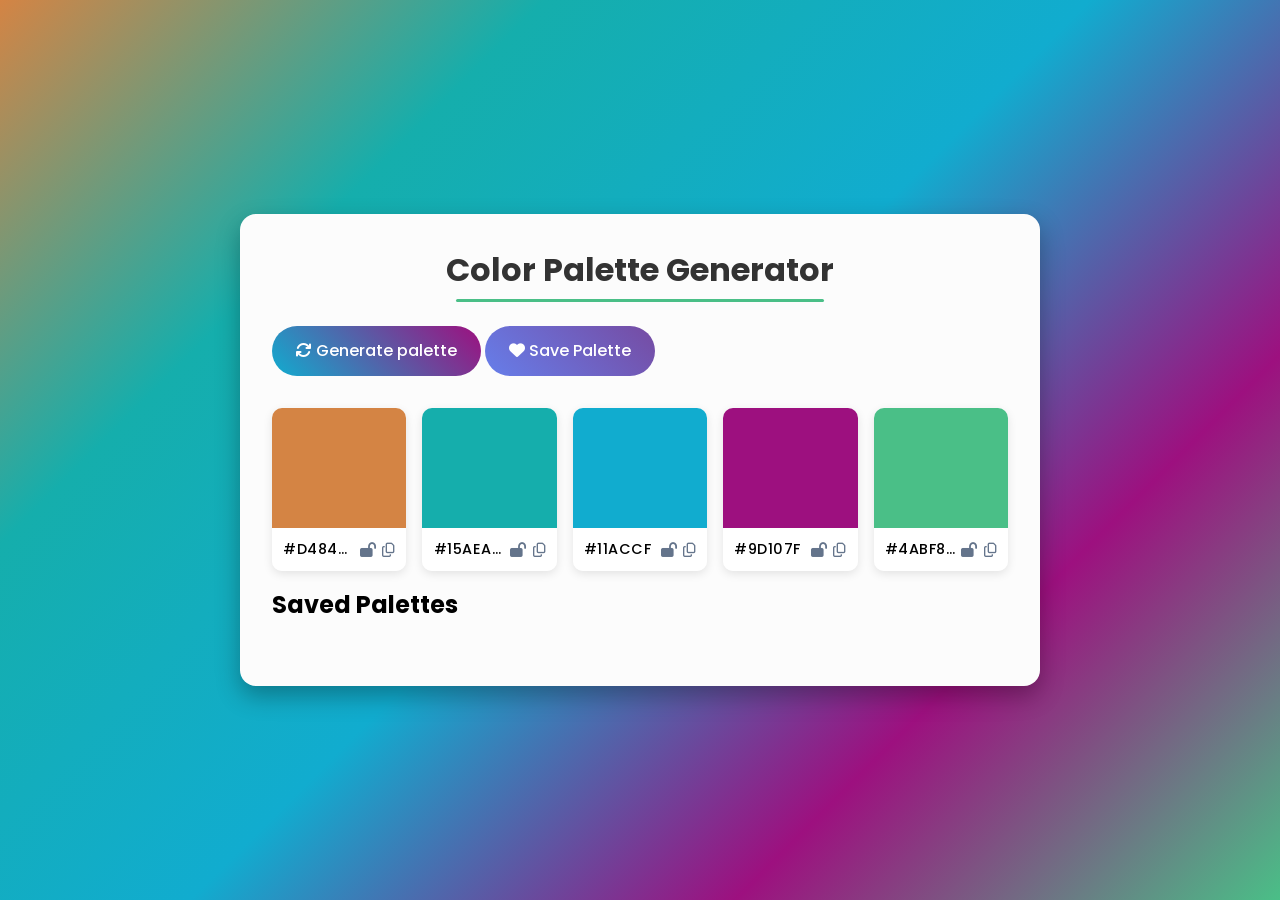
<file: index.html>
<!DOCTYPE html>
<html lang="en">
<head>
    <meta charset="UTF-8">
    <meta name="viewport" content="width=device-width, initial-scale=1.0">
    <title>Color palette Generator</title>
    <link rel="stylesheet"
href="https://cdnjs.cloudflare.com/ajax/libs/font-awesome/6.7.2/css/all.min.css">
    <link rel="stylesheet" href="style.css">
</head>
<body>
    <div class="container">
        <h1>Color Palette Generator</h1>
        <button id="generate-btn">
            <i class="fa-solid fa-arrows-rotate"></i>
            Generate palette
        </button>
        <button id="save-btn">
            <i class="fas fa-heart"></i>
            Save Palette
        </button>

        <div class="palette-container">
            <!-- Color Box 1 -->
            <div class="color-box">
                <div class="color" style="background-color: #fdf4f4"></div>
                <div class="color-info">
                    <span class="hex-value">#fdf4f4</span>
                    <i class="fas fa-lock-open lock-btn"></i>
                    
                    <i class="far fa-copy copy-btn" title="copy to clibbord"></i>
                </div>

            </div>

            <!-- Color Box 2 -->
            <div class="color-box">
                <div class="color" style="background-color: #c22a2a"></div>
                <div class="color-info">
                    <span class="hex-value">#c22a2a</span>
                    <i class="fas fa-lock-open lock-btn"></i>
                    <i class="far fa-copy copy-btn" title="copy to clibbord"></i>
                </div>

            </div>

            <!-- Color Box 3 -->
            <div class="color-box">
                <div class="color" style="background-color: #0e0101"></div>
                <div class="color-info">
                    <span class="hex-value">#0e0101</span>
                    <i class="fas fa-lock-open lock-btn"></i>

                    <i class="far fa-copy copy-btn" title="copy to clibbord"></i>
                </div>

            </div>

            <!-- Color Box 4 -->
            <div class="color-box">
                <div class="color" style="background-color: #20056e"></div>
                <div class="color-info">
                    <span class="hex-value">#20056e</span>
                    <i class="fas fa-lock-open lock-btn"></i>
                    <i class="far fa-copy copy-btn" title="copy to clibbord"></i>
                </div>

            </div>

            <!-- Color Box 5 -->
            <div class="color-box">
                <div class="color" style="background-color: #409664"></div>
                <div class="color-info">
                    <span class="hex-value">#409664</span>
                    <i class="fas fa-lock-open lock-btn"></i>
                    <i class="far fa-copy copy-btn" title="copy to clibbord"></i>
                </div>
            </div>
        </div>
        <h2>Saved Palettes</h2>

        <div id="saved-palettes"></div>
    </div>




    <script src="script.js"></script>
</body>
</html>
</file>
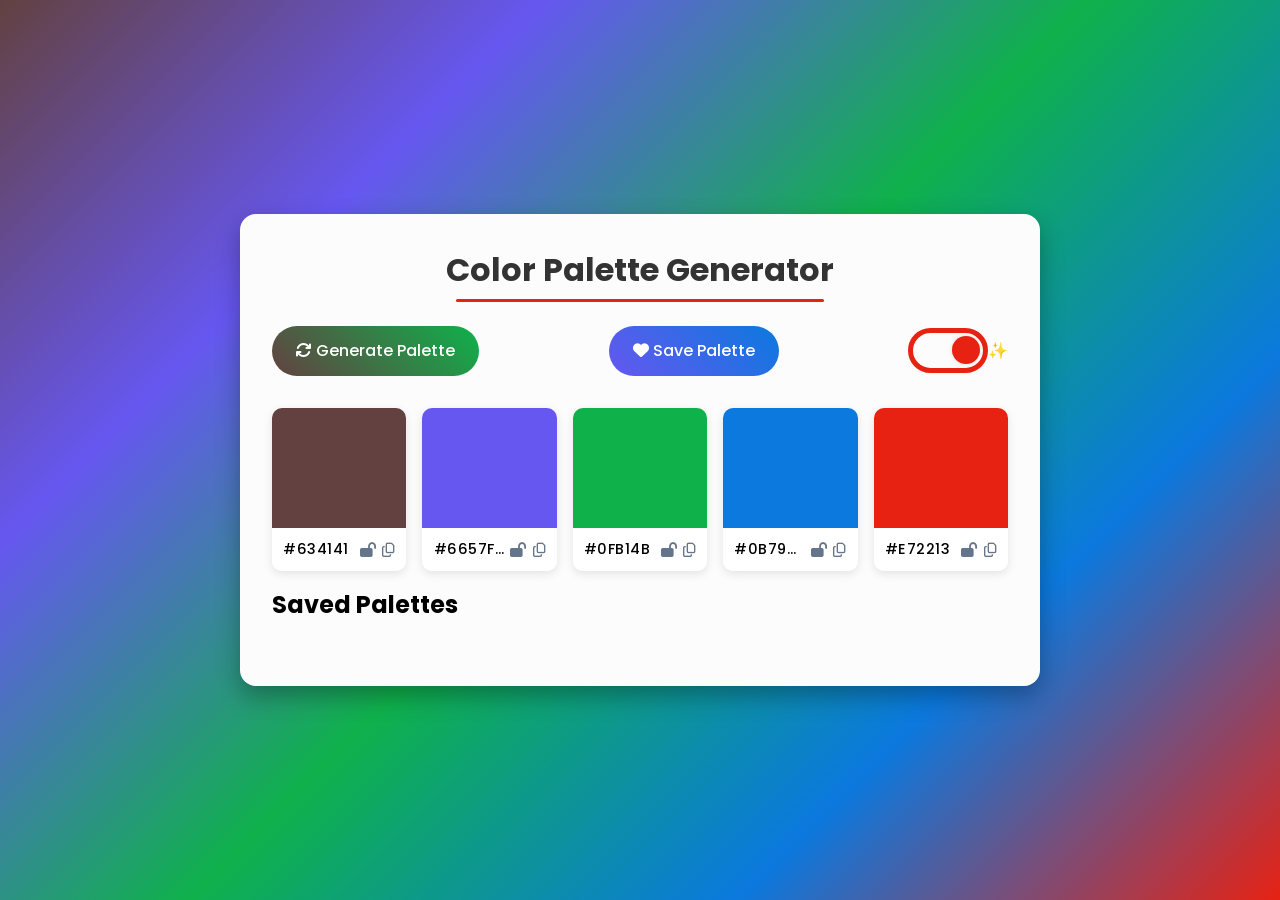
<file: docs/index.html>
<!DOCTYPE html>
<html lang="en">
<head>
    <meta charset="UTF-8">
    <meta name="viewport" content="width=device-width, initial-scale=1.0">
    <title>Color palette Generator</title>
    <link rel="stylesheet"
href="https://cdnjs.cloudflare.com/ajax/libs/font-awesome/6.7.2/css/all.min.css">
    <link rel="stylesheet" href="style.css">
</head>
<body>
    <div class="container">
        <h1>Color Palette Generator</h1>
        <div class="controls">
    <button id="generate-btn">
        <i class="fa-solid fa-arrows-rotate"></i>
        Generate Palette
    </button>

    <button id="save-btn">
        <i class="fas fa-heart"></i>
        Save Palette
    </button>

    <div class="toggle">
        <input type="checkbox" id="animation-toggle" checked title="Enable animations">
        <label for="animation-toggle" title="Enable animations">✨</label>
    </div>
</div>
        <div class="palette-container">
            <!-- Color Box 1 -->
            <div class="color-box">
                <div class="color" style="background-color: #fdf4f4"></div>
                <div class="color-info">
                    <span class="hex-value">#fdf4f4</span>
                    <i class="fas fa-lock-open lock-btn"></i>
                    
                    <i class="far fa-copy copy-btn" title="copy to clibbord"></i>
                </div>

            </div>

            <!-- Color Box 2 -->
            <div class="color-box">
                <div class="color" style="background-color: #c22a2a"></div>
                <div class="color-info">
                    <span class="hex-value">#c22a2a</span>
                    <i class="fas fa-lock-open lock-btn"></i>
                    <i class="far fa-copy copy-btn" title="copy to clibbord"></i>
                </div>

            </div>

            <!-- Color Box 3 -->
            <div class="color-box">
                <div class="color" style="background-color: #0e0101"></div>
                <div class="color-info">
                    <span class="hex-value">#0e0101</span>
                    <i class="fas fa-lock-open lock-btn"></i>

                    <i class="far fa-copy copy-btn" title="copy to clibbord"></i>
                </div>

            </div>

            <!-- Color Box 4 -->
            <div class="color-box">
                <div class="color" style="background-color: #20056e"></div>
                <div class="color-info">
                    <span class="hex-value">#20056e</span>
                    <i class="fas fa-lock-open lock-btn"></i>
                    <i class="far fa-copy copy-btn" title="copy to clibbord"></i>
                </div>

            </div>

            <!-- Color Box 5 -->
            <div class="color-box">
                <div class="color" style="background-color: #409664"></div>
                <div class="color-info">
                    <span class="hex-value">#409664</span>
                    <i class="fas fa-lock-open lock-btn"></i>
                    <i class="far fa-copy copy-btn" title="copy to clibbord"></i>
                </div>
            </div>
        </div>
        <h2>Saved Palettes</h2>

        <div id="saved-palettes"></div>
    </div>




    <script src="script.js"></script>
</body>
</html>
</file>
<file: style.css>
@import url(https://fonts.googleapis.com/css?family=Poppins:100,100italic,200,200italic,300,300italic,regular,italic,500,500italic,600,600italic,700,700italic,800,800italic,900,900italic);
*{
    margin: 0;
    padding: 0;
    box-sizing: border-box;
    font-family: "Poppins", sans-serif;
}

body{
    background: linear-gradient(135deg, #83a8df, #c3cfe2);
    min-height: 100vh;
    display: flex;
    align-items: center;
    justify-content: center;
    padding: 20px;
    transition: background .5s;
}

.container{
    background-color: #fcfcfc;
    border-radius: 1rem;
    padding: 2rem;
    width: 100%;
    max-width: 800px;
    box-shadow: 0 10px 25px rgba(0, 0, 0, 0.3);

}

h1{
    text-align: center;
    margin-bottom: 1.5rem;
    color: #333;
    position: relative;
    padding-bottom: 0.5rem;

}

:root{
    --accent-color: #667eea;
}

h1::after{
    content:"";
    position: absolute;
    bottom: 0;
    left: 50%;
    transform: translateX(-50%);
    width: 50%;
    height: 3px;
    background-color: var(--accent-color);
    border-radius: 2px;
    transition: background-color .35s;
}

#generate-btn{
    background: linear-gradient(45deg, #667eea, #764ba2);
    color: white;
    border: none;
    padding: 0.8rem 1.5rem;
    border-radius: 50px;
    cursor: pointer;
    font-weight: 500;
    margin-bottom: 2rem;
    font-size: 1rem;
    transition: .3s;


}

#generate-btn:hover{
    transform: translateY(-2px);
    box-shadow: 0 6px 10px rgba(102, 126, 234, 0.3);
}

#generate-btn:active{
    transform: translateY(0);
}

#save-btn{
    background: linear-gradient(45deg, #667eea, #764ba2);
    color: white;
    border: none;
    padding: 0.8rem 1.5rem;
    border-radius: 50px;
    cursor: pointer;
    font-weight: 500;
    margin-bottom: 2rem;
    font-size: 1rem;
    transition: .3s;
}

#save-btn:hover{
    transform: translateY(-2px);
    box-shadow: 0 6px 10px rgba(102, 126, 234, 0.3);
}

#save-btn:active{
    transform: translateY(0);
}

button{
    justify-content: space-between;

}
.palette-container{
    display: grid;
    gap: 1rem;
    grid-template-columns: repeat(auto-fit, minmax(130px, 1fr));
}

.color-box{
    border-radius: 10px;
    overflow: hidden;
    box-shadow: 0 3px 10px rgba(0, 0, 0, 0.1);
    transition: transform 0.2s;
}

.color-box:hover{
    transform: translateY(-5px);
    
}

.color {
    height: 120px;
    cursor: pointer;
    transition: background-color .35s;
}

.color-info{
    background-color: #fff;
    padding: 0.7rem;
    display: flex;
    align-items: center;
    justify-content: space-between;
    font-size: 0.9rem;
    gap: 0.4rem;
}

.hex-value{
    font-weight: 500;
    letter-spacing: 0.5px;
    flex: 1;
    min-width: 0;
    white-space: nowrap;
    overflow: hidden;
    text-overflow: ellipsis;
}

.copy-btn,
.lock-btn{
    flex-shrink: 0;
}

.copy-btn{
    cursor: pointer;
    color: #64748b;
    transition: color 0.2s;
}

.copy-btn:hover{
    color: #667eea;

}

.lock-btn{
    cursor: pointer;
    color: #64748b;
    transition: color 0.2s;
}

.lock-btn:hover{
    color: #667eea;

}



#saved-palettes {
    margin-top: 2rem;
    display: flex;
    flex-direction: column;
    gap: 0.75rem;
}

.saved-palette {
    display: flex;
    height: 60px;
    border-radius: 10px;
    overflow: hidden;
    box-shadow: 0 3px 10px rgba(0, 0, 0, 0.1);
    transition: transform 0.2s;
}

.saved-palette:hover {
    transform: translateY(-5px);
}

.saved-color {
    flex: 1;
    height: 100%;
    display: flex;
    align-items: center;
    justify-content: center;
    /* font-family: "Courier New", Courier, monospace; */
    font-size: 0.7rem;
    font-weight: 600;
    letter-spacing: 0.5px;
    color: rgba(255, 255, 255, 0.95);
    text-shadow: 0 1px 3px rgba(0, 0, 0, 0.6);
    cursor: pointer;
    transition: filter 0.2s;
}

.saved-color:hover {
    filter: brightness(1.15);
}
h2{
    padding-top: 1rem;
}
@media(max-width:768px){
    .palette-container{
        grid-template-columns: repeat(auto-fit, minmax(100px, 1fr));
    }
}
</file>
<file: docs/style.css>
@import url(https://fonts.googleapis.com/css?family=Poppins:100,100italic,200,200italic,300,300italic,regular,italic,500,500italic,600,600italic,700,700italic,800,800italic,900,900italic);
*{
    margin: 0;
    padding: 0;
    box-sizing: border-box;
    font-family: "Poppins", sans-serif;
}

body{
    background: linear-gradient(135deg, #83a8df, #c3cfe2);
    min-height: 100vh;
    display: flex;
    align-items: center;
    justify-content: center;
    padding: 20px;
    transition: background .5s;
}

.container{
    background-color: #fcfcfc;
    border-radius: 1rem;
    padding: 2rem;
    width: 100%;
    max-width: 800px;
    box-shadow: 0 10px 25px rgba(0, 0, 0, 0.3);

}

h1{
    text-align: center;
    margin-bottom: 1.5rem;
    color: #333;
    position: relative;
    padding-bottom: 0.5rem;

}

:root{
    --accent-color: #667eea;
    --toggle-color:#009688;
    --toggle-border:#77C2BB;

}

h1::after{
    content:"";
    position: absolute;
    bottom: 0;
    left: 50%;
    transform: translateX(-50%);
    width: 50%;
    height: 3px;
    background-color: var(--accent-color);
    border-radius: 2px;
    transition: background-color .35s;
}

#generate-btn{
    background: linear-gradient(45deg, #667eea, #764ba2);
    color: white;
    border: none;
    padding: 0.8rem 1.5rem;
    border-radius: 50px;
    cursor: pointer;
    font-weight: 500;
    margin-bottom: 2rem;
    font-size: 1rem;
    transition: .3s;


}

#generate-btn:hover{
    transform: translateY(-2px);
    box-shadow: 0 6px 10px rgba(102, 126, 234, 0.3);
}

#generate-btn:active{
    transform: translateY(0);
}

#save-btn{
    background: linear-gradient(45deg, #667eea, #764ba2);
    color: white;
    border: none;
    padding: 0.8rem 1.5rem;
    border-radius: 50px;
    cursor: pointer;
    font-weight: 500;
    margin-bottom: 2rem;
    font-size: 1rem;
    transition: .3s;
}

#save-btn:hover{
    transform: translateY(-2px);
    box-shadow: 0 6px 10px rgba(102, 126, 234, 0.3);
}

#save-btn:active{
    transform: translateY(0);
}

button{
    justify-content: space-between;

}
.palette-container{
    display: grid;
    gap: 1rem;
    grid-template-columns: repeat(auto-fit, minmax(130px, 1fr));
}

.color-box{
    border-radius: 10px;
    overflow: hidden;
    box-shadow: 0 3px 10px rgba(0, 0, 0, 0.1);
    transition: transform 0.2s;
}

.color-box:hover{
    transform: translateY(-5px);
    
}

.color {
    height: 120px;
    cursor: pointer;
    transition: background-color .35s;
}

.color-info{
    background-color: #fff;
    padding: 0.7rem;
    display: flex;
    align-items: center;
    justify-content: space-between;
    font-size: 0.9rem;
    gap: 0.4rem;
}

.hex-value{
    font-weight: 500;
    letter-spacing: 0.5px;
    flex: 1;
    min-width: 0;
    white-space: nowrap;
    overflow: hidden;
    text-overflow: ellipsis;
}

.toggle {
  position: relative;
}
.toggle input[type="checkbox"] {
  position: absolute;
  left: 0;
  top: 0;
  z-index: 10;
  width: 100%;
  height: 100%;
  cursor: pointer;
  opacity: 0;
}
.toggle label {
  position: relative;
  display: flex;
  align-items: center;
}
.toggle label:before {
    content: '';
    border: 5px solid #bbb;
    height: 35px;
    width: 70px;
    position: relative;
    display:flex;
    align-items:center;
    gap:.75rem;
    border-radius: 46px;
    transition: 0.1s ease-in;
}
.toggle label:after {
    content: '';
    position: absolute;
    background: #555;
    width: 28px;
    height: 28px;
    left: 8px;
    top: 8px;
    border-radius: 50%;
    z-index: 2;
    box-shadow: 0 0 5px #0002;
    transition: 0.2s ease-in;
}
.toggle input[type="checkbox"]:hover + label:after  {
    box-shadow: 0 2px 15px 0 #0002, 0 3px 8px 0 #0001;
}
.toggle input[type="checkbox"]:checked + label:before {
  border-color: var(--toggle-border);
}
.toggle input[type="checkbox"]:checked + label:after {
  background: var(--toggle-color);
  left: 44px;
}

.controls{
    display:flex;
    justify-content:space-between;
    align-items:center;
    gap:1rem;
    margin-bottom:2rem;
}
#generate-btn,
#save-btn{
    margin-bottom:0;
}
.copy-btn,
.lock-btn{
    flex-shrink: 0;
}

.copy-btn{
    cursor: pointer;
    color: #64748b;
    transition: color 0.2s;
}

.copy-btn:hover{
    color: #667eea;

}

.lock-btn{
    cursor: pointer;
    color: #64748b;
    transition: color 0.2s;
}

.lock-btn:hover{
    color: #667eea;

}



#saved-palettes {
    margin-top: 2rem;
    display: flex;
    flex-direction: column;
    gap: 0.75rem;
}

.saved-palette {
    display: flex;
    height: 60px;
    border-radius: 10px;
    overflow: hidden;
    box-shadow: 0 3px 10px rgba(0, 0, 0, 0.1);
    transition: transform 0.2s;
}

.saved-palette:hover {
    transform: translateY(-5px);
}

.saved-color {
    flex: 1;
    height: 100%;
    display: flex;
    align-items: center;
    justify-content: center;
    /* font-family: "Courier New", Courier, monospace; */
    font-size: 0.7rem;
    font-weight: 600;
    letter-spacing: 0.5px;
    color: rgba(255, 255, 255, 0.95);
    text-shadow: 0 1px 3px rgba(0, 0, 0, 0.6);
    cursor: pointer;
    transition: filter 0.2s;
}

.saved-color:hover {
    filter: brightness(1.15);
}
h2{
    padding-top: 1rem;
}
@media(max-width:768px){
    .palette-container{
        grid-template-columns: repeat(auto-fit, minmax(100px, 1fr));
    }
}

.palette-container {
    transition: transform 0.3s ease-in, opacity 0.3s ease-in;
}

.palette-container.shrink {
    transform: scale(0.3);
    opacity: 0.4;
}

.palette-container.grow {
    animation: growBack 0.35s ease-out;
}

@keyframes growBack {
    from { transform: scale(0.3); opacity: 0.4; }
    to   { transform: scale(1); opacity: 1; }
}
</file>
